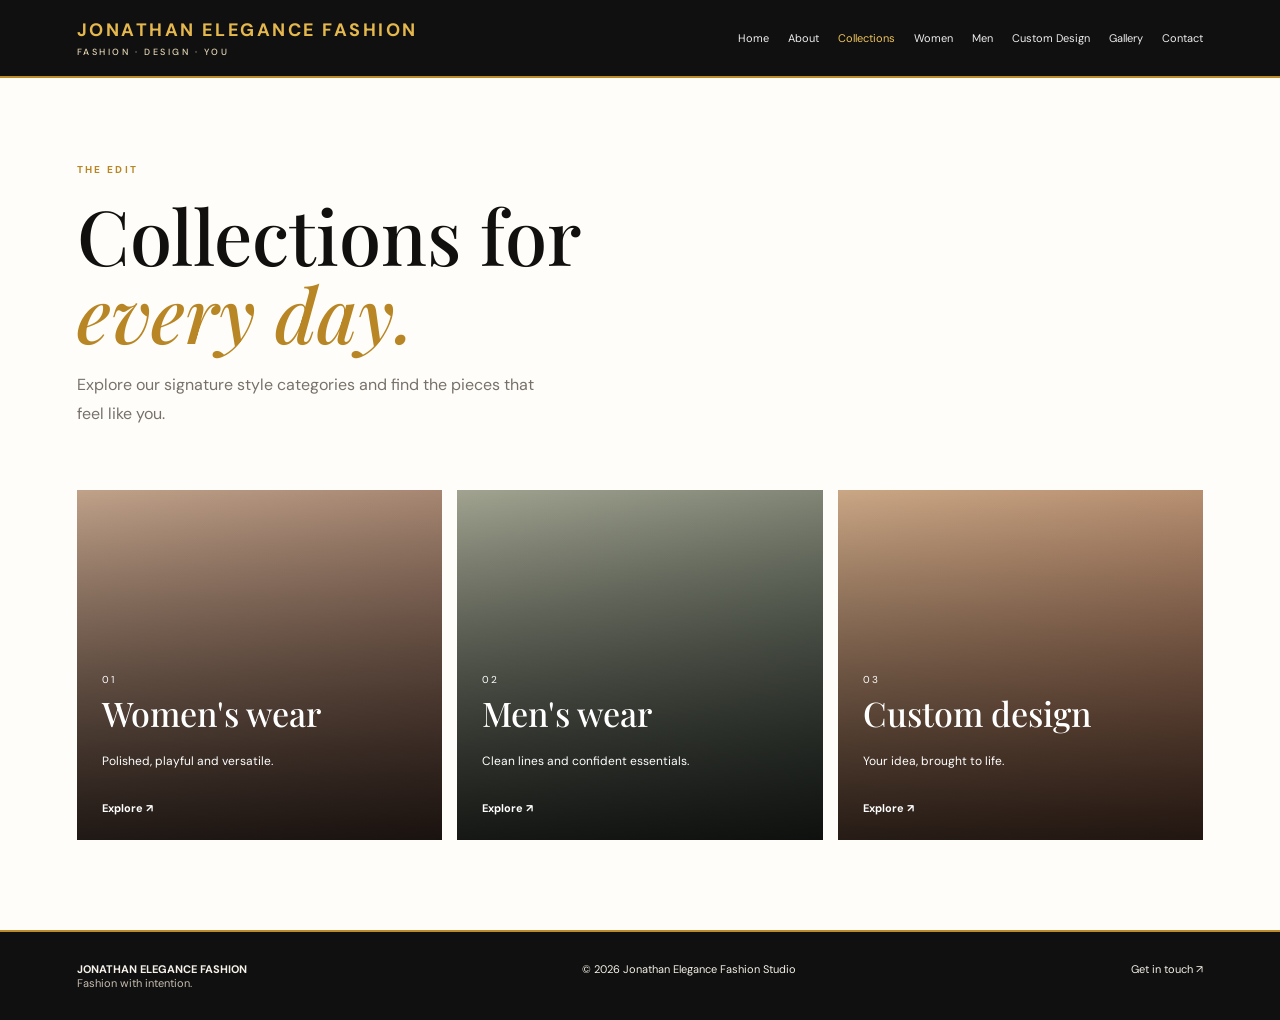
<file: collections.html>
<!doctype html>
<html lang="en">
<head><meta charset="utf-8"><meta name="viewport" content="width=device-width, initial-scale=1"><meta name="description" content="Jonathan Elegance Fashion fashion and design studio."><title>Collections | Jonathan Elegance Fashion</title><link rel="stylesheet" href="styles.css"></head>
<body>
<header class="topbar"><a class="brand" href="index.html">JONATHAN ELEGANCE FASHION<span>FASHION · DESIGN · YOU</span></a><nav class="nav" aria-label="Main navigation"><a class="" href="index.html">Home</a><a class="" href="about.html">About</a><a class="active" href="collections.html">Collections</a><a class="" href="women.html">Women</a><a class="" href="men.html">Men</a><a class="" href="custom-design.html">Custom Design</a><a class="" href="gallery.html">Gallery</a><a class="" href="contact.html">Contact</a></nav></header>
<main>
<section class="page-head"><p class="eyebrow">THE EDIT</p><h1>Collections for<br><em>every day.</em></h1><p class="lead">Explore our signature style categories and find the pieces that feel like you.</p></section>
<section class="collection-grid">
<a class="collection-card c1" style="--card-image:url('https://images.unsplash.com/photo-1539109136881-3be0616acf4b?auto=format&fit=crop&w=900&q=85')" href="women.html"><span>01</span><h2>Women's wear</h2><p>Polished, playful and versatile.</p><b>Explore ↗</b></a>
<a class="collection-card c2" style="--card-image:url('https://images.unsplash.com/photo-1617137968427-85924c800a22?auto=format&fit=crop&w=900&q=85')" href="men.html"><span>02</span><h2>Men's wear</h2><p>Clean lines and confident essentials.</p><b>Explore ↗</b></a>
<a class="collection-card c3" style="--card-image:url('https://images.unsplash.com/photo-1590736969955-71cc94901144?auto=format&fit=crop&w=1200&q=85')" href="custom-design.html"><span>03</span><h2>Custom design</h2><p>Your idea, brought to life.</p><b>Explore ↗</b></a>
</section>
</main>
<footer><div><b>JONATHAN ELEGANCE FASHION</b><br><span>Fashion with intention.</span></div><div>© 2026 Jonathan Elegance Fashion Studio</div><div><a href="contact.html">Get in touch ↗</a></div></footer>
</body></html>
</file>
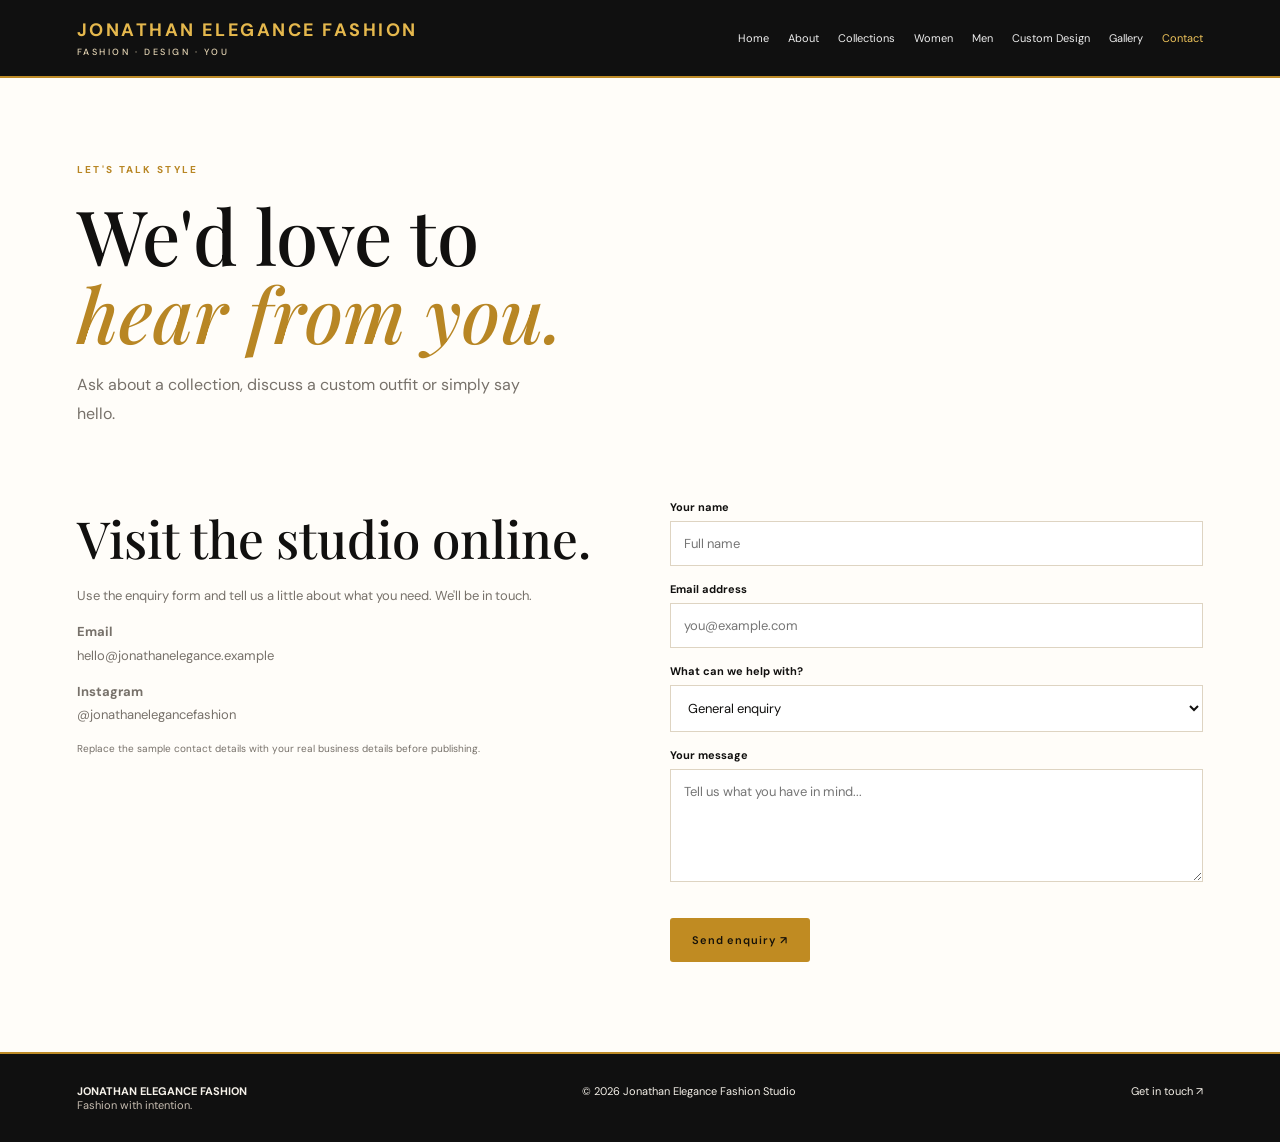
<file: contact.html>
<!doctype html>
<html lang="en">
<head><meta charset="utf-8"><meta name="viewport" content="width=device-width, initial-scale=1"><meta name="description" content="Jonathan Elegance Fashion fashion and design studio."><title>Contact | Jonathan Elegance Fashion</title><link rel="stylesheet" href="styles.css"></head>
<body>
<header class="topbar"><a class="brand" href="index.html">JONATHAN ELEGANCE FASHION<span>FASHION · DESIGN · YOU</span></a><nav class="nav" aria-label="Main navigation"><a class="" href="index.html">Home</a><a class="" href="about.html">About</a><a class="" href="collections.html">Collections</a><a class="" href="women.html">Women</a><a class="" href="men.html">Men</a><a class="" href="custom-design.html">Custom Design</a><a class="" href="gallery.html">Gallery</a><a class="active" href="contact.html">Contact</a></nav></header>
<main>
<section class="page-head"><p class="eyebrow">LET'S TALK STYLE</p><h1>We'd love to<br><em>hear from you.</em></h1><p class="lead">Ask about a collection, discuss a custom outfit or simply say hello.</p></section>
<section class="contact-layout"><div><h2>Visit the studio online.</h2><p>Use the enquiry form and tell us a little about what you need. We'll be in touch.</p><p><b>Email</b><br>hello@jonathanelegance.example</p><p><b>Instagram</b><br>@jonathanelegancefashion</p><p class="small">Replace the sample contact details with your real business details before publishing.</p></div>
<form class="contact-form" onsubmit="event.preventDefault(); alert('Thank you! This demo form is ready to connect to your email or website form service.');"><label>Your name<input required placeholder="Full name"></label><label>Email address<input type="email" required placeholder="you@example.com"></label><label>What can we help with?<select><option>General enquiry</option><option>Women's wear</option><option>Men's wear</option><option>Custom design</option></select></label><label>Your message<textarea rows="5" required placeholder="Tell us what you have in mind..."></textarea></label><button class="btn" type="submit">Send enquiry ↗</button></form></section>
</main>
<footer><div><b>JONATHAN ELEGANCE FASHION</b><br><span>Fashion with intention.</span></div><div>© 2026 Jonathan Elegance Fashion Studio</div><div><a href="contact.html">Get in touch ↗</a></div></footer>
</body></html>
</file>
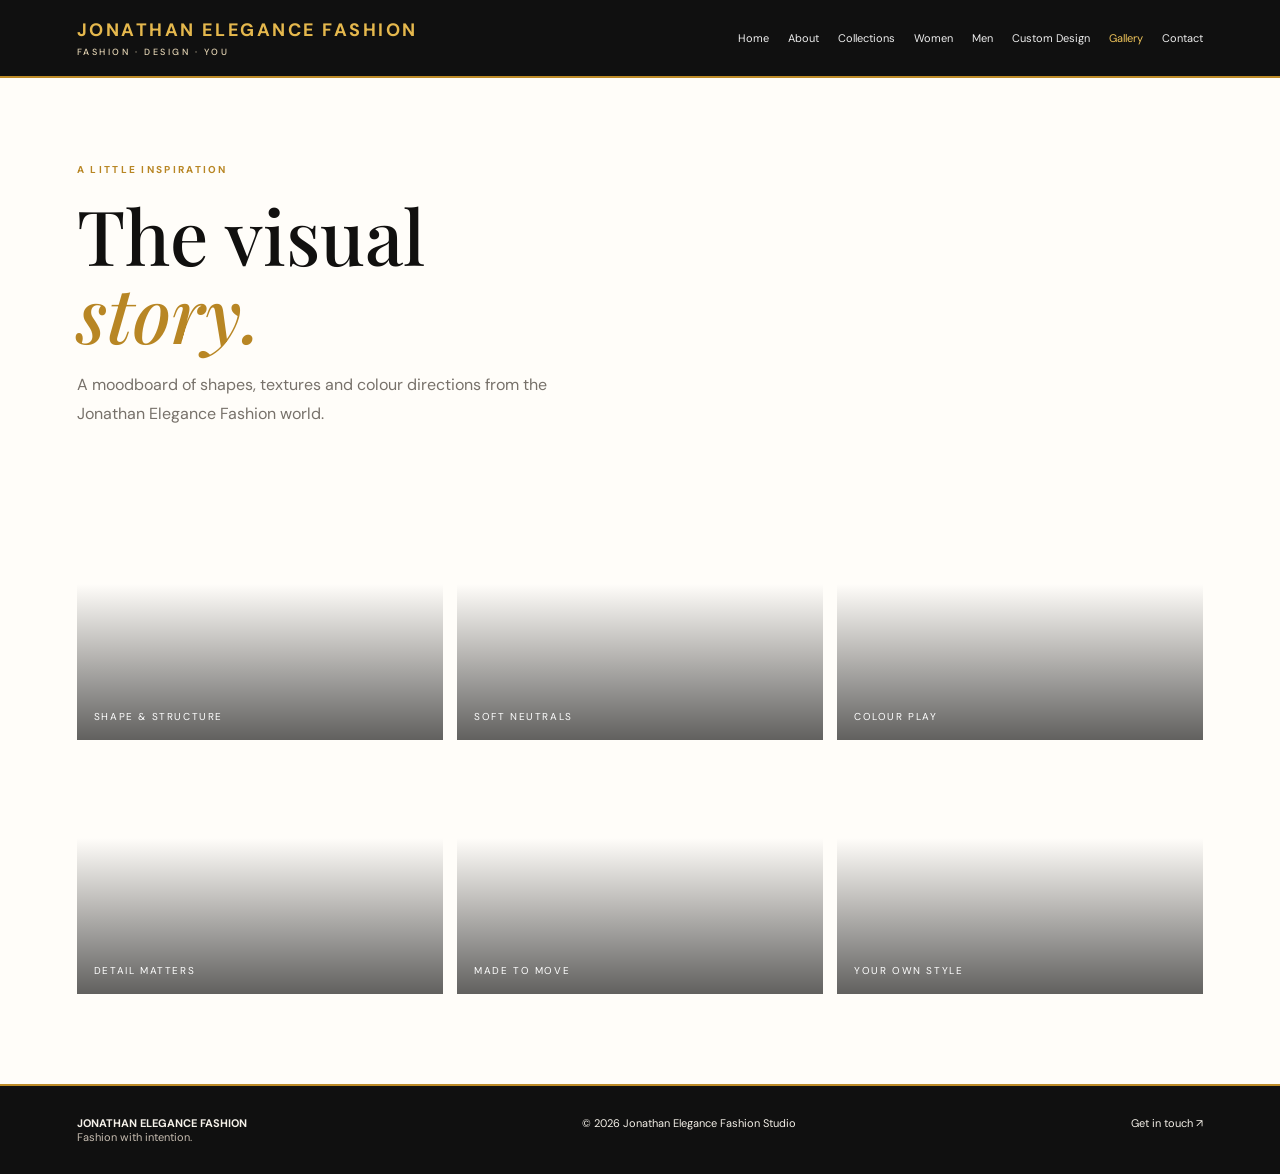
<file: gallery.html>
<!doctype html>
<html lang="en">
<head><meta charset="utf-8"><meta name="viewport" content="width=device-width, initial-scale=1"><meta name="description" content="Jonathan Elegance Fashion fashion and design studio."><title>Gallery | Jonathan Elegance Fashion</title><link rel="stylesheet" href="styles.css"></head>
<body>
<header class="topbar"><a class="brand" href="index.html">JONATHAN ELEGANCE FASHION<span>FASHION · DESIGN · YOU</span></a><nav class="nav" aria-label="Main navigation"><a class="" href="index.html">Home</a><a class="" href="about.html">About</a><a class="" href="collections.html">Collections</a><a class="" href="women.html">Women</a><a class="" href="men.html">Men</a><a class="" href="custom-design.html">Custom Design</a><a class="active" href="gallery.html">Gallery</a><a class="" href="contact.html">Contact</a></nav></header>
<main>
<section class="page-head"><p class="eyebrow">A LITTLE INSPIRATION</p><h1>The visual<br><em>story.</em></h1><p class="lead">A moodboard of shapes, textures and colour directions from the Jonathan Elegance Fashion world.</p></section>
<section class="gallery-grid"><div class="gallery g1" style="background-image:url('https://images.unsplash.com/photo-1551232864-3f0890e580d9?auto=format&fit=crop&w=900&q=85')"><span>SHAPE & STRUCTURE</span></div><div class="gallery g2" style="background-image:url('https://images.unsplash.com/photo-1483985988355-763728e1935b?auto=format&fit=crop&w=900&q=85')"><span>SOFT NEUTRALS</span></div><div class="gallery g3" style="background-image:url('https://images.unsplash.com/photo-1529139574466-a303027c1d8b?auto=format&fit=crop&w=900&q=85')"><span>COLOUR PLAY</span></div><div class="gallery g4" style="background-image:url('https://images.unsplash.com/photo-1598033129183-c4f50c736f10?auto=format&fit=crop&w=900&q=85')"><span>DETAIL MATTERS</span></div><div class="gallery g5" style="background-image:url('https://images.unsplash.com/photo-1515886657613-9f3515b0c78f?auto=format&fit=crop&w=900&q=85')"><span>MADE TO MOVE</span></div><div class="gallery g6" style="background-image:url('https://images.unsplash.com/photo-1523398002811-999ca8dec234?auto=format&fit=crop&w=900&q=85')"><span>YOUR OWN STYLE</span></div></section>
</main>
<footer><div><b>JONATHAN ELEGANCE FASHION</b><br><span>Fashion with intention.</span></div><div>© 2026 Jonathan Elegance Fashion Studio</div><div><a href="contact.html">Get in touch ↗</a></div></footer>
</body></html>
</file>
<file: styles.css>
@import url('https://fonts.googleapis.com/css2?family=DM+Sans:wght@400;500;600;700&family=Playfair+Display:ital,wght@0,500;0,600;1,500;1,600&display=swap');
:root{--ink:#24221f;--muted:#77716a;--cream:#f5f1e9;--paper:#fffdf9;--rust:#a65339;--line:#ded7cc}
*{box-sizing:border-box}body{margin:0;background:var(--paper);color:var(--ink);font-family:'DM Sans',sans-serif}a{color:inherit;text-decoration:none}.topbar{padding:18px 6vw;display:flex;align-items:center;justify-content:space-between;border-bottom:1px solid var(--line);gap:25px}.brand{font-size:18px;font-weight:700;letter-spacing:.14em}.brand span{display:block;font-size:9px;letter-spacing:.28em;color:var(--muted);font-weight:500;margin-top:4px}.nav{display:flex;gap:19px;flex-wrap:wrap;justify-content:flex-end}.nav a{font-size:11px;color:#625d56}.nav a:hover,.nav a.active{color:var(--rust)}main{max-width:1280px;margin:auto;padding:0 6vw}.hero{min-height:590px;display:grid;grid-template-columns:1fr 1fr;align-items:center;gap:45px;padding:55px 0}.eyebrow{font-size:10px;letter-spacing:.23em;font-weight:700;color:var(--rust)}h1,h2{font-family:'Playfair Display',serif;font-weight:500;line-height:1.02}h1{font-size:clamp(48px,7vw,88px);margin:20px 0}h2{font-size:clamp(34px,4vw,52px);margin:12px 0 20px}h1 em,h2 em{color:var(--rust)}.lead{font-size:16px;line-height:1.8;color:var(--muted);max-width:480px}.btn{display:inline-block;border:0;background:var(--ink);color:white;padding:15px 22px;font:600 11px 'DM Sans';letter-spacing:.08em;margin-top:20px;cursor:pointer}.btn:hover{background:var(--rust)}.hero-art{height:470px;background:#d8c6b3;position:relative;overflow:hidden}.sun{position:absolute;width:230px;height:230px;border-radius:50%;background:#e9dfd0;top:35px;right:50px}.model-shape{position:absolute;bottom:-55px;left:26%;width:48%;height:75%;background:#854d3d;border-radius:48% 48% 5% 5%;transform:rotate(-4deg)}.model-shape:before{content:'';position:absolute;width:110px;height:130px;border-radius:48%;background:#9b6b50;top:-100px;left:calc(50% - 55px)}.model-shape span{position:absolute;width:155%;height:60px;background:#4a3831;left:-28%;top:40px;transform:rotate(12deg);border-radius:50%}.art-note{position:absolute;right:20px;bottom:20px;font-size:10px;letter-spacing:.2em;line-height:1.7}.intro{padding:70px 0;border-top:1px solid var(--line)}.split{display:grid;grid-template-columns:1fr 1fr;gap:50px;align-items:center}.split>p,.story p{color:var(--muted);line-height:1.9;font-size:14px}.tiles{display:grid;grid-template-columns:repeat(3,1fr);gap:14px;padding:20px 0 90px}.tile{min-height:230px;padding:22px;display:flex;flex-direction:column;justify-content:space-between;color:white}.tile span,.collection-card>span{font-size:10px;letter-spacing:.18em}.tile strong{font:500 28px 'Playfair Display'}.tile-a{background:linear-gradient(145deg,#9a6c5b,#4c3b36)}.tile-b{background:linear-gradient(145deg,#9b9a84,#4a5147)}.tile-c{background:linear-gradient(145deg,#c18d68,#79513f)}footer{padding:30px 6vw;background:var(--ink);color:#f5f1e9;display:flex;justify-content:space-between;gap:20px;flex-wrap:wrap;font-size:11px}footer span{color:#c7bdb1}.page-head{padding:75px 0 45px}.page-head h1{font-size:clamp(48px,6vw,76px)}.story{padding:30px 0 80px}.abstract-photo{height:390px;background:linear-gradient(145deg,#d9c4ae 0 45%,#9d6d57 45% 72%,#4b5145 72%);display:flex;align-items:flex-end;padding:25px;color:white;font:12px 'DM Sans';letter-spacing:.2em;line-height:1.8}.text-link{color:var(--rust);font-weight:700;font-size:12px}.values,.steps{display:grid;grid-template-columns:repeat(3,1fr);gap:30px;padding:55px 0 90px;border-top:1px solid var(--line)}.values b,.steps b{color:var(--rust);font-size:12px}.values h3,.steps h2{font:500 25px 'Playfair Display'}.values p,.steps p{font-size:13px;line-height:1.8;color:var(--muted)}.collection-grid{display:grid;grid-template-columns:repeat(3,1fr);gap:15px;padding-bottom:90px}.collection-card{min-height:350px;padding:25px;color:white;display:flex;flex-direction:column;align-items:flex-start;justify-content:flex-end}.collection-card h2{font-size:34px;margin:10px 0}.collection-card p{font-size:12px}.collection-card b{font-size:11px;margin-top:20px}.c1{background:linear-gradient(155deg,#c8a88f,#765345)}.c2{background:linear-gradient(155deg,#a8aa96,#414c43)}.c3{background:linear-gradient(155deg,#d2ad8a,#98644c)}.product-grid{display:grid;grid-template-columns:repeat(3,1fr);gap:18px;padding:15px 0 40px}.product-art{height:330px;position:relative;overflow:hidden}.product-art span{position:absolute;top:15px;left:15px;font-size:10px}.art-one{background:linear-gradient(130deg,#d8c8b7,#a87963)}.art-two{background:linear-gradient(130deg,#b2a18e,#66554c)}.art-three{background:linear-gradient(130deg,#d8d4c8,#8d9380)}.art-four{background:linear-gradient(130deg,#b9b3a5,#55594e)}.art-five{background:linear-gradient(130deg,#d0b294,#86644f)}.art-six{background:linear-gradient(130deg,#c5c9c1,#6c786e)}.product h3{font:500 21px 'Playfair Display';margin:15px 0 5px}.product p{font-size:11px;color:var(--muted)}.center-note{text-align:center;padding:30px 0 80px;font-size:13px}.callout{background:var(--cream);padding:55px;margin:10px 0 90px;display:flex;align-items:center;justify-content:space-between;gap:20px}.callout h2{margin:0}.gallery-grid{display:grid;grid-template-columns:repeat(3,1fr);gap:14px;padding:10px 0 90px}.gallery{height:240px;display:flex;align-items:flex-end;padding:17px;color:white;font-size:10px;letter-spacing:.16em}.g1{background:linear-gradient(135deg,#c9b49d,#795c4b)}.g2{background:linear-gradient(135deg,#e1d8c9,#aaa18f)}.g3{background:linear-gradient(135deg,#a45d43,#d3a16f)}.g4{background:linear-gradient(135deg,#9a9d8b,#4e5a4d)}.g5{background:linear-gradient(135deg,#d4b69a,#9a6e55)}.g6{background:linear-gradient(135deg,#8d7568,#403a35)}.contact-layout{display:grid;grid-template-columns:1fr 1fr;gap:60px;padding:10px 0 90px}.contact-layout p{font-size:13px;line-height:1.8;color:var(--muted)}.contact-form{display:grid;gap:16px}.contact-form label{font-size:11px;font-weight:700;display:grid;gap:7px}.contact-form input,.contact-form select,.contact-form textarea{width:100%;padding:13px;border:1px solid var(--line);background:white;font:13px 'DM Sans';color:var(--ink)}.contact-form .btn{justify-self:start}.small{font-size:10px!important}.menu-label{display:none}
@media(max-width:760px){.topbar{align-items:flex-start;flex-direction:column}.nav{justify-content:flex-start;gap:12px}.hero,.split,.contact-layout{grid-template-columns:1fr}.hero{padding-top:35px}.hero-art{height:360px}.tiles,.collection-grid,.product-grid,.gallery-grid,.values,.steps{grid-template-columns:1fr 1fr}.tile{min-height:180px}.collection-card{min-height:260px}.product-art{height:260px}.callout{display:block;padding:30px}.page-head{padding-top:50px}}
@media(max-width:480px){main{padding:0 5vw}.tiles,.collection-grid,.product-grid,.gallery-grid,.values,.steps{grid-template-columns:1fr}.hero-art{height:320px}.abstract-photo{height:280px}.topbar{padding:17px 5vw}.nav a{font-size:10px}}

/* PHOTO UPGRADE — Jonathan Elegance Fashion */
:root{--ink:#11100f;--paper:#fffdf9;--cream:#f6f0e5;--rust:#b88624;--line:#ded4c2}
body{background:var(--paper)}.topbar{background:#101010;color:#fff;border-bottom:2px solid #bd8b27}.brand{color:#e5b84d}.brand span{color:#e6d6b5}.nav a{color:#eee}.nav a.active,.nav a:hover{color:#efc45a}
.btn{background:#c08b22;color:#16120a;border-radius:3px}.btn:hover{background:#e1b84e;color:#111}
.hero-art{height:470px;background:#1b1714;overflow:hidden;position:relative}.hero-photo{width:100%;height:100%;object-fit:cover;display:block}.hero-art:after{content:'';position:absolute;inset:0;background:linear-gradient(90deg,rgba(0,0,0,.10),transparent 70%);pointer-events:none}
.tile{position:relative;overflow:hidden;background:#333;isolation:isolate}.tile:before{content:'';position:absolute;inset:0;background-image:var(--tile-image);background-size:cover;background-position:center;z-index:-2;transition:transform .4s}.tile:after{content:'';position:absolute;inset:0;background:linear-gradient(0deg,rgba(0,0,0,.72),rgba(0,0,0,.06));z-index:-1}.tile:hover:before{transform:scale(1.05)}
.abstract-photo{background-image:url("https://images.unsplash.com/photo-1529139574466-a303027c1d8b?auto=format&fit=crop&w=1200&q=85");background-size:cover;background-position:center;position:relative}.abstract-photo:before{content:'';position:absolute;inset:0;background:linear-gradient(0deg,rgba(0,0,0,.55),transparent)}.abstract-photo span{position:relative;z-index:1}
.collection-card{position:relative;overflow:hidden;isolation:isolate}.collection-card:before{content:'';position:absolute;inset:0;background-image:var(--card-image);background-size:cover;background-position:center;z-index:-2;transition:transform .4s}.collection-card:after{content:'';position:absolute;inset:0;background:linear-gradient(0deg,rgba(0,0,0,.78),rgba(0,0,0,.04));z-index:-1}.collection-card:hover:before{transform:scale(1.05)}
.product-art{overflow:hidden;background:#ddd}.product-art img{width:100%;height:100%;object-fit:cover;display:block;transition:transform .4s}.product:hover .product-art img{transform:scale(1.04)}.product-art span{z-index:1;background:rgba(255,255,255,.86);padding:5px 8px}
.gallery{background-size:cover;background-position:center;position:relative;overflow:hidden}.gallery:before{content:'';position:absolute;inset:0;background:linear-gradient(0deg,rgba(0,0,0,.62),transparent 65%)}.gallery span{position:relative;z-index:1}
.story-photo{width:100%;height:390px;object-fit:cover;display:block}.custom-photo{width:100%;height:270px;object-fit:cover;display:block;margin:10px 0 45px}.intro{border-color:var(--line)}footer{background:#101010;border-top:2px solid #bd8b27}
@media(max-width:760px){.hero-art{height:350px}.story-photo{height:300px}}
</file>
